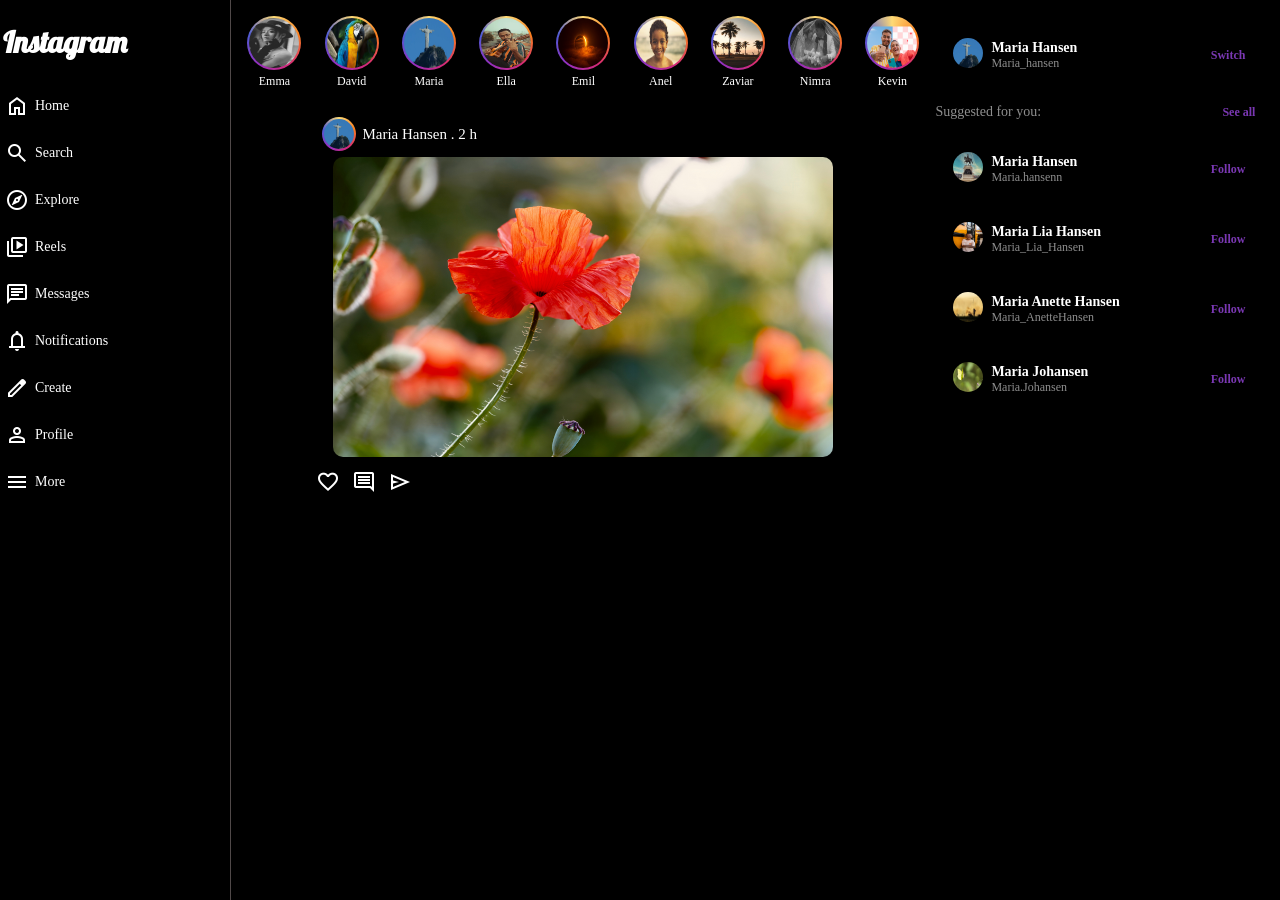
<file: index.html>
<!doctype html>
<html lang="en">
  <head>
    <meta charset="UTF-8" />
    <meta name="viewport" content="width=device-width, initial-scale=1.0" />
    <title>Instagram clone</title>
    <link rel="shortcut icon" href="[data-uri]" type="image/x-icon">
    <link rel="stylesheet" href="style.css" />

    <link
      rel="stylesheet"
      href="https://fonts.googleapis.com/css2?family=Material+Symbols+Outlined:opsz,wght,FILL,GRAD@20..48,100..700,0..1,-50..200"
    />
    <link rel="preconnect" href="https://fonts.googleapis.com" />
    <link rel="preconnect" href="https://fonts.gstatic.com" crossorigin />
    <link
      href="https://fonts.googleapis.com/css2?family=Cedarville+Cursive&family=Edu+NSW+ACT+Cursive:wght@400..700&family=Lobster&display=swap"
      rel="stylesheet"
    />
  </head>
  <body>
    <div class="sidebar">
      <div class="content">
        <div class="heading">
          <h1>Instagram</h1>
        </div>
        <div class="items">
          <span class="material-symbols-outlined"> home </span> Home
        </div>
        <div class="items">
          <span class="material-symbols-outlined"> search </span>Search
        </div>
        <div class="items">
          <span class="material-symbols-outlined"> explore </span> Explore
        </div>
        <div class="items">
          <span class="material-symbols-outlined"> video_library </span> Reels
        </div>
        <div class="items">
          <span class="material-symbols-outlined"> message </span> Messages
        </div>
        <div class="items">
          <span class="material-symbols-outlined"> notifications </span>
          Notifications
        </div>
        <div class="items">
          <span class="material-symbols-outlined"> create </span> Create
        </div>
        <div class="items">
          <span class="material-symbols-outlined"> person </span> Profile
        </div>
        <div class="items">
          <span class="material-symbols-outlined"> menu </span> More
        </div>
      </div>
    </div>

    <div class="maincontent">
      <div class="story">
        <div class="profile">
          <img class="storyimg" src="./images/em0rix-fashion-10368845.jpg" alt="Story 1" />
          <p>Emma</p>
        </div>
        <div class="profile">
          <img class="storyimg" src="./images/parrot-1218241__480.jpg" alt="Story 1" />
          <p>David</p>
        </div>
        <div class="profile">
          <img class="storyimg" src="./images/corcovado-5404701__480.jpg" alt="Story 1" />
          <p>Maria</p>
        </div>
        <div class="profile">
          <img class="storyimg" src="./images/music-7101988__480.jpg" alt="Story 1" />
          <p>Ella</p>
        </div>
        <div class="profile">
          <img class="storyimg" src="./images/rperucho-eclipse-10429735.jpg" alt="Story 1"/>
          <p>Emil</p>
        </div>
        <div class="profile">
          <img class="storyimg" src="./images/child-5007152__480.jpg" alt="Story 1" />
          <p>Anel</p>
        </div>
        <div class="profile">
          <img class="storyimg" src="./images/dpaolaphoto-ipanema-10117989__480.jpg" alt="Story 1"/>
          <p>Zaviar</p>
        </div>
        <div class="profile">
          <img class="storyimg" src="./images/jupilu-wedding-10119100_1920.jpg" alt="Story 1" />
          <p>Nimra</p>
        </div>
        <div class="profile">
          <img class="storyimg" src="./images/4b3873c070adb210.png" alt="Story 1" />
          <p>Kevin</p>
        </div>
        </div>
      <div class="post">
        <div class="name">
          <img id="storypost" src="./images/corcovado-5404701__480.jpg" alt="Story 1" />
          <p>Maria Hansen  <span>. 2 h</span></p>
        </div>
        <img src="./images/wj_y2017fufu-poppy-10400742.jpg" alt="Post 1" />
        <div class="icons">
          <div class="items">
            <span class="material-symbols-outlined"> favorite </span> 
          </div>
          <div class="items">
            <span class="material-symbols-outlined"> comment </span> 
          </div>
          <div class="items">
            <span class="material-symbols-outlined"> send </span> 
          </div>
        </div>
      </div>
      </div>
    </div>
    <div class="leftbar">
      <div class="grid">
        <div class="user">
          <div class="img">
            <img src="./images/corcovado-5404701__480.jpg" alt="User 1" />
          </div>
          <div class="text"> 
            <div class="name">Maria Hansen</div>   
            <div class="username">Maria_hansen</div>
          </div>
          <div class="follow">
            <a href="#">Switch</a>
          </div>
        </div>
        <div class="user" id="sug">
          <div class="suggestions">
            <p>Suggested for you: </p>
          </div>
          <div class="follow">
            <a href="#">See all</a>
          </div>
        </div>
        <div class="user">
          <div class="img">
            <img src="./images/ramdanidjamel-statue-5317412_1920.jpg" alt="User 2" />
          </div>
          <div class="text">
            <div class="name">Maria Hansen</div>   
            <div class="username">Maria.hansenn</div>
          </div>
          <div class="follow">
            <a href="#">Follow</a>
          </div>
        </div>
        <div class="user">
          <div class="img">
            <img src="./images/alisadyson-school-10428798.jpg" alt="User 3" />
          </div>
          <div class="text">
            <div class="name">Maria Lia Hansen</div>   
            <div class="username">Maria_Lia_Hansen</div>
          </div>
          <div class="follow">
            <a href="#">Follow</a>
          </div>
        </div>
        <div class="user">
          <div class="img">
            <img src="./images/truongdinhanh-labor-9856448.jpg" alt="User 4" />
          </div>
          <div class="text">
            <div class="name">Maria Anette Hansen</div>   
            <div class="username">Maria_AnetteHansen</div>
          </div>
          <div class="follow">
            <a href="#">Follow</a>
          </div>
          </div>
        <div class="user">
          <div class="img">
            <img src="./images/caswi-butterfly-10410903.jpg" alt="User 5" />
          </div>
          <div class="text">
            <div class="name">Maria Johansen</div>   
            <div class="username">Maria.Johansen</div>
          </div>
          <div class="follow">
            <a href="#">Follow</a>
          </div>
          </div>
        </div>
          
      </div>
    </div>
  </body>
</html>
</file>
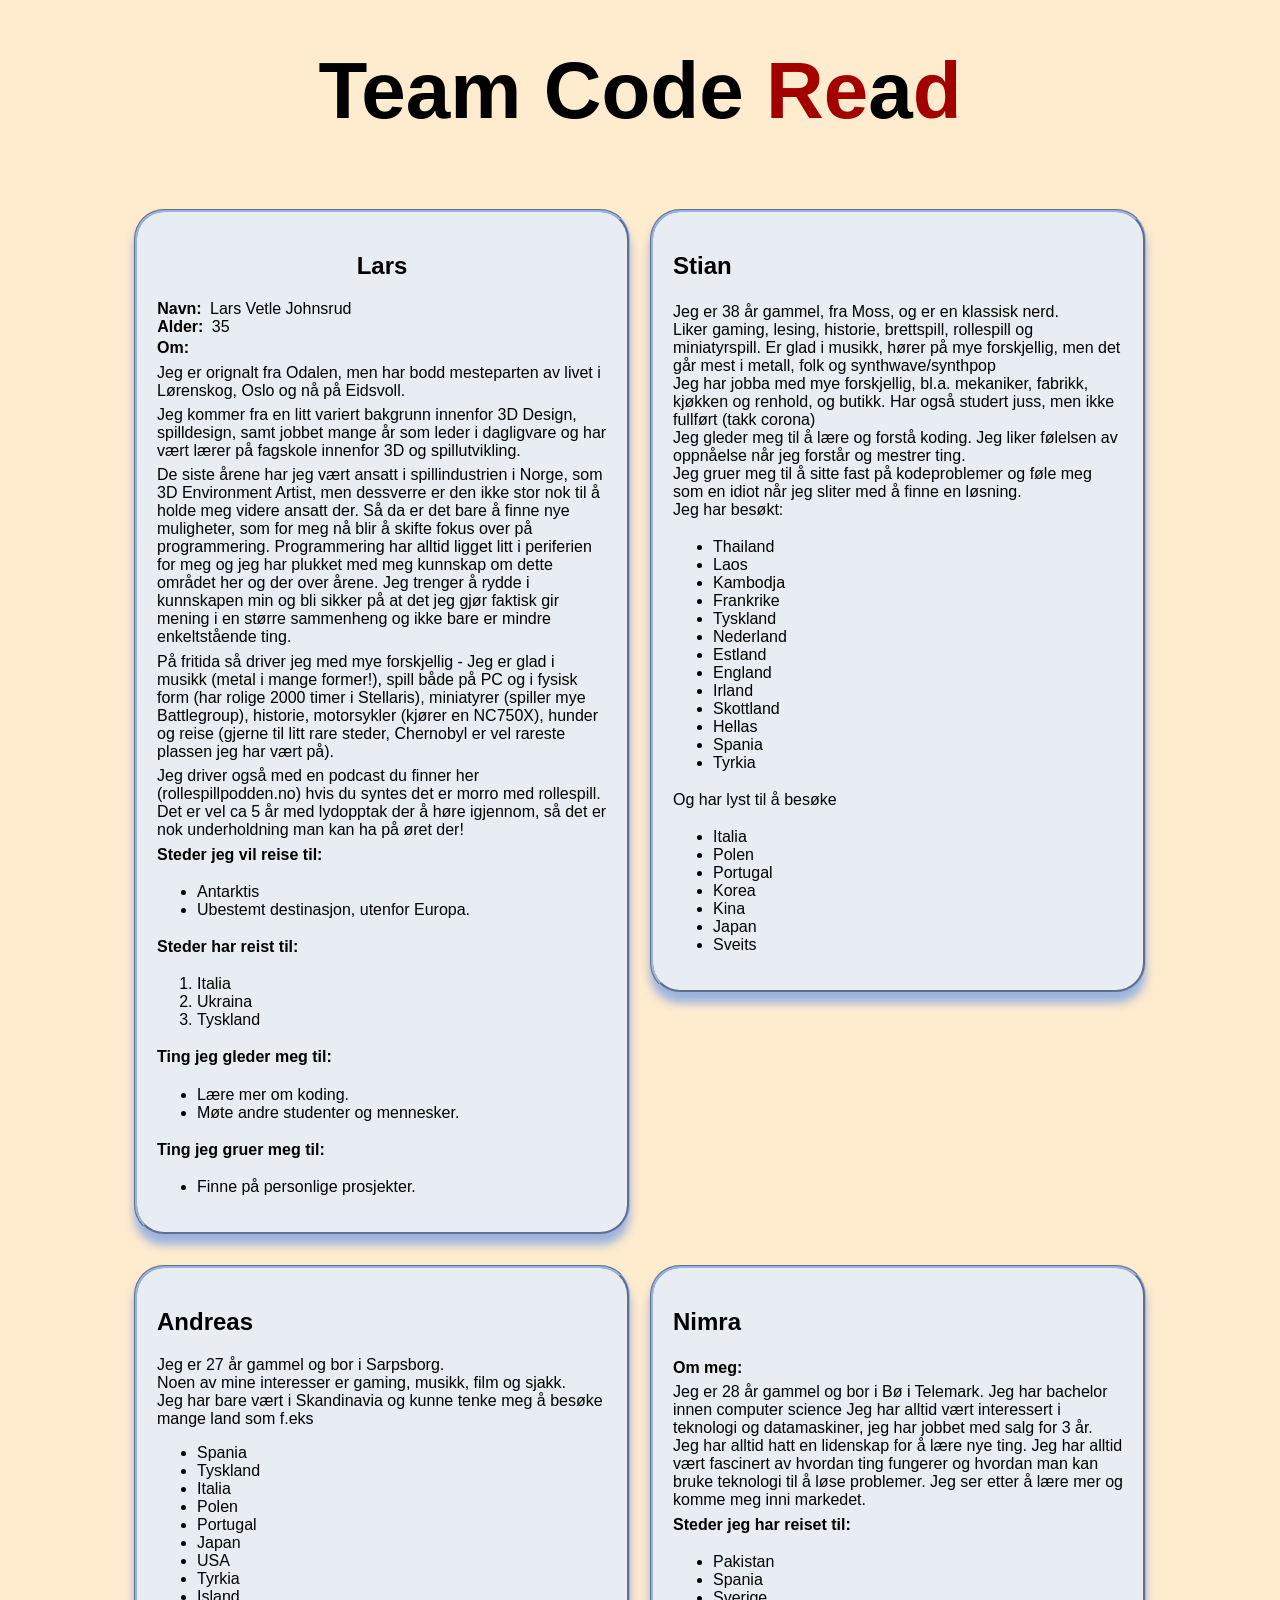
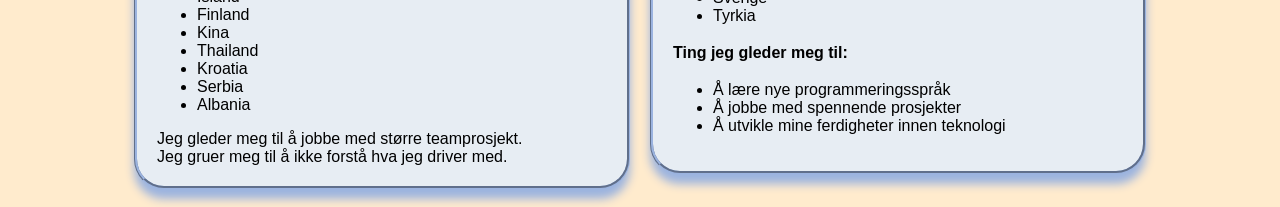
<file: images/getacademy.html>
<!doctype html>
<html lang="en">
  <head>
    <meta charset="UTF-8" />
    <meta name="viewport" content="width=device-width, initial-scale=1.0" />
    <title>Team Code Read</title>
    <style>
      body {
        text-align: center;
        background-color: blanchedalmond;
        font-family: Arial, Helvetica, sans-serif;
      }

      .kort {
        display: flex;
        flex-direction: column;
        justify-content: center;
        width: 450px;
        padding: 20px;
        background-color: #e7edf3;
        border-radius: 30px;
        margin: 0 0 10px 0;
        height: 100%;
        border: 3px groove hsl(219, 51%, 74%);
        box-shadow: 0 10px 10px hsl(219, 51%, 74%);
      }

      .kort-container {
        text-align: left;
        display: flex;
        flex-direction: row;
        flex-wrap: wrap;
        gap: 20px;
        align-items: flex-start;
        justify-content: center;
      }

            .kort h4,
      .kort p {
        margin-top: 0.2rem;
        margin-bottom: 0.2rem;
      }
            .info-row {
        display: flex;
        align-items: center;
        gap: 0.5rem;
      }

      .info-row h4,
      .info-row p {
        margin: 0.2px;
      }
    </style>
  </head>
  <body>
    <h1 style="margin-top: 45px; font-size: 5rem">
      Team Code <span style="color: hsl(0, 100%, 32%)">Re</span>a<span
        style="color: hsl(0, 100%, 32%)"
        >d</span
      >
    </h1>
    <br />

     <div class="kort-container">
      <div class="kort">
        <h2 style="text-align: center">Lars</h2>
        <div class="info-row">
          <h4>Navn:</h4>
          <p>Lars Vetle Johnsrud</p>
        </div>
        <div class="info-row">
          <h4>Alder:</h4>
          <p>35</p>
        </div>
        <h4>Om:</h4>
        <p>
          Jeg er orignalt fra Odalen, men har bodd mesteparten av livet i
          Lørenskog, Oslo og nå på Eidsvoll.
        </p>
        <p>
          Jeg kommer fra en litt variert bakgrunn innenfor 3D Design,
          spilldesign, samt jobbet mange år som leder i dagligvare og har vært
          lærer på fagskole innenfor 3D og spillutvikling.
        </p>

        <p>
          De siste årene har jeg vært ansatt i spillindustrien i Norge, som 3D
          Environment Artist, men dessverre er den ikke stor nok til å holde meg
          videre ansatt der. Så da er det bare å finne nye muligheter, som for
          meg nå blir å skifte fokus over på programmering. Programmering har
          alltid ligget litt i periferien for meg og jeg har plukket med meg
          kunnskap om dette området her og der over årene. Jeg trenger å rydde i
          kunnskapen min og bli sikker på at det jeg gjør faktisk gir mening i
          en større sammenheng og ikke bare er mindre enkeltstående ting.
        </p>

        <p>
          På fritida så driver jeg med mye forskjellig - Jeg er glad i musikk
          (metal i mange former!), spill både på PC og i fysisk form (har rolige
          2000 timer i Stellaris), miniatyrer (spiller mye Battlegroup),
          historie, motorsykler (kjører en NC750X), hunder og reise (gjerne til
          litt rare steder, Chernobyl er vel rareste plassen jeg har vært på).
        </p>
        <p>
          Jeg driver også med en podcast du finner her (rollespillpodden.no)
          hvis du syntes det er morro med rollespill. Det er vel ca 5 år med
          lydopptak der å høre igjennom, så det er nok underholdning man kan ha
          på øret der!
        </p>

        <p><strong>Steder jeg vil reise til:</strong></p>

        <ul>
          <li>Antarktis</li>
          <li>Ubestemt destinasjon, utenfor Europa.</li>
        </ul>

        <p><strong>Steder har reist til:</strong></p>
        <ol>
          <li>Italia</li>
          <li>Ukraina</li>
          <li>Tyskland</li>
        </ol>

        <p><strong>Ting jeg gleder meg til:</strong></p>
        <ul>
          <li>Lære mer om koding.</li>
          <li>Møte andre studenter og mennesker.</li>
        </ul>
        <p><strong>Ting jeg gruer meg til:</strong></p>
        <ul>
          <li>Finne på personlige prosjekter.</li>
        </ul>
      </div>

      <div class="kort">
        <h2>Stian</h2>
        <p>
          Jeg er 38 år gammel, fra Moss, og er en klassisk nerd.<br />
          Liker gaming, lesing, historie, brettspill, rollespill og
          miniatyrspill. Er glad i musikk, hører på mye forskjellig, men det går mest i metall, folk og synthwave/synthpop<br />
          Jeg har jobba med mye forskjellig, bl.a. mekaniker, fabrikk, kjøkken
          og renhold, og butikk. Har også studert juss, men ikke fullført (takk
          corona)<br />
          Jeg gleder meg til å lære og forstå koding. Jeg liker følelsen av
          oppnåelse når jeg forstår og mestrer ting.<br />
          Jeg gruer meg til å sitte fast på kodeproblemer og føle meg som en
          idiot når jeg sliter med å finne en løsning.<br />
          Jeg har besøkt:
        </p>
        <ul>
          <li>Thailand</li>
          <li>Laos</li>
          <li>Kambodja</li>
          <li>Frankrike</li>
          <li>Tyskland</li>
          <li>Nederland</li>
          <li>Estland</li>
          <li>England</li>
          <li>Irland</li>
          <li>Skottland</li>
          <li>Hellas</li>
          <li>Spania</li>
          <li>Tyrkia</li>
        </ul>
        <p>Og har lyst til å besøke</p>
        <ul>
          <li>Italia</li>
          <li>Polen</li>
          <li>Portugal</li>
          <li>Korea</li>
          <li>Kina</li>
          <li>Japan</li>
          <li>Sveits</li>
        </ul>
      </div>

      <div class="kort">
        <h2>Andreas</h2>
        Jeg er 27 år gammel og bor i Sarpsborg. <br />
        Noen av mine interesser er gaming, musikk, film og sjakk. <br />
        Jeg har bare vært i Skandinavia og kunne tenke meg å besøke mange land
        som f.eks
        <ul>
          <li>Spania</li>
          <li>Tyskland</li>
          <li>Italia</li>
          <li>Polen</li>
          <li>Portugal</li>
          <li>Japan</li>
          <li>USA</li>
          <li>Tyrkia</li>
          <li>Island</li>
          <li>Finland</li>
          <li>Kina</li>
          <li>Thailand</li>
          <li>Kroatia</li>
          <li>Serbia</li>
          <li>Albania</li>
        </ul>
        Jeg gleder meg til å jobbe med større teamprosjekt. <br />
        Jeg gruer meg til å ikke forstå hva jeg driver med.
      </div>
      <div class="kort">
        <h2>Nimra</h2>
        <h4>Om meg:</h4>
        <p>
          Jeg er 28 år gammel og bor i Bø i Telemark. Jeg har bachelor innen computer science Jeg har alltid vært interessert i
          teknologi og datamaskiner, jeg har jobbet med salg for 3 år. Jeg har alltid hatt en lidenskap for å
          lære nye ting. Jeg har alltid vært fascinert av hvordan ting fungerer og hvordan man kan bruke teknologi til å løse problemer. Jeg ser etter å lære mer og komme meg inni markedet.
        </p>
        <h4>Steder jeg har reiset til:</h4>
        <ul>
          <li>Pakistan</li>
          <li>Spania</li>
          <li>Sverige</li>
          <li>Tyrkia</li>
        </ul>
        <h4>Ting jeg gleder meg til:</h4>
        <ul>
          <li>Å lære nye programmeringsspråk</li>
          <li>Å jobbe med spennende prosjekter</li>
          <li>Å utvikle mine ferdigheter innen teknologi</li>
        </ul>
      </div>
    </div>

  </body>
</html>
</file>
<file: style.css>
body{
    background-color: black;
    color: white;
    display: flex;
    margin: 0;
    padding: 0;

}
.sidebar{
    background-color: black;
    height: 100vh;
    width: 18%;
    border-right: 1px solid #504949;
}
.content{
    padding: 3px;
}

.sidebar h1{
    font-family: "Lobster", sans-serif;
    font-size: 30px;
}
.sidebar .items{
    display: flex;
    text-align: center;
    align-items: center;
    padding: 13px 2px 10px 2px;
    font-size: 14px;
    gap: 6px;
}

.maincontent{
    background-color: black;
    height: 100vh;
    width: 55%;

}
.maincontent .story{
    display: flex;
    flex-direction: row;
    justify-content: space-between;
    margin: 14px;
}
.maincontent .story .profile{
    display: flex;
    flex-direction: column;
    align-items: center;
    gap: 0px;
}
.maincontent .story .profile img{
    height: 50px;
    width: 50px;
    border-radius: 50%;
    padding: 2px;
    background-image: conic-gradient(#feda75, #fa7e1e, #d62976, #962fbf, #4f5bd5, #feda75);
    margin: 2px;

}

.maincontent .story .profile p{
    margin: 2px;
    padding: 0px;
    font-size: 12px;
}

.names{
    display: flex;
    flex-direction: row;
    justify-content: flex-left;
    font-size: 10px;
}
.maincontent .post{
    display: flex;
    flex-direction: column;
    align-items: center;
    margin: 20px;
    
}
.maincontent .post img{
    width: 500px;
    height: 300px;
    border-radius: 10px;
    display: inline;
 
}
.maincontent .post p{
    font-size: 15px;
    margin: 0;
    padding: 0;
}

.maincontent .post .icons{
    display: flex;
    flex-direction: row;
    width: 100%;
    justify-content: flex-start;
    padding: 0 0 0 130px;
    font-size: 40px;
    gap: 12px;
}


#storypost{
    height: 30px;
    width: 30px;
    border-radius: 50%;
    padding: 2px;
    background-image: conic-gradient(#feda75, #fa7e1e, #d62976, #962fbf, #4f5bd5, #feda75);
    margin: 6px;
    display: inline;


}

#storypostsidebar{
    height: 30px;
    width: 30px;
    border-radius: 50%;
    padding: 2px;
    margin: 6px;
    display: inline;


}

.maincontent .post .name{
    display: flex;
    flex-direction: row;
    justify-content: flex-start;
    align-items: center;
    width: 100%;
    padding: 0 0 0 130px;
    
}

.leftbar{
    background-color: black;
    width: 25%;
    height: 100vh;    
}

.leftbar .grid{
    display: flex;
    flex-direction: column;
    flex-wrap: wrap;
    padding-top: 20px;
}

.leftbar .grid .user{
    display: flex;
    flex-direction: row;
    align-items: center;
    padding: 10px;
}

#save{
    float: right;
}

.leftbar .grid .user .text{
    display: flex;
    flex-direction: column;
    width: 100%;
    display: inline;
}
.leftbar .grid .user .name{
    font-size: 14px;
    font-weight: bold;
    
}

.leftbar .grid .user .username{
    font-size: 12px;
    color: #8e8e8e;
   
}

.leftbar .grid .user .follow a{
    font-size: 12px;
    color: #7a38b3;
    font-weight: bold;
    text-decoration: none;
    float: right;
    display: inline;
}

.leftbar .grid .user .img img{
    height: 30px;
    width: 30px;
    border-radius: 50%;
    padding: 2px;
    margin: 6px;
    display: inline;

}

leftbar .grid .user .img{
    display: inline;
}

.suggestions{
    color: #8e8e8e;
    font-size: 14px;
}
#sug{
    display: flex;
    flex-direction: row;
    justify-content: space-between;
    padding: 0px;
}
</file>
